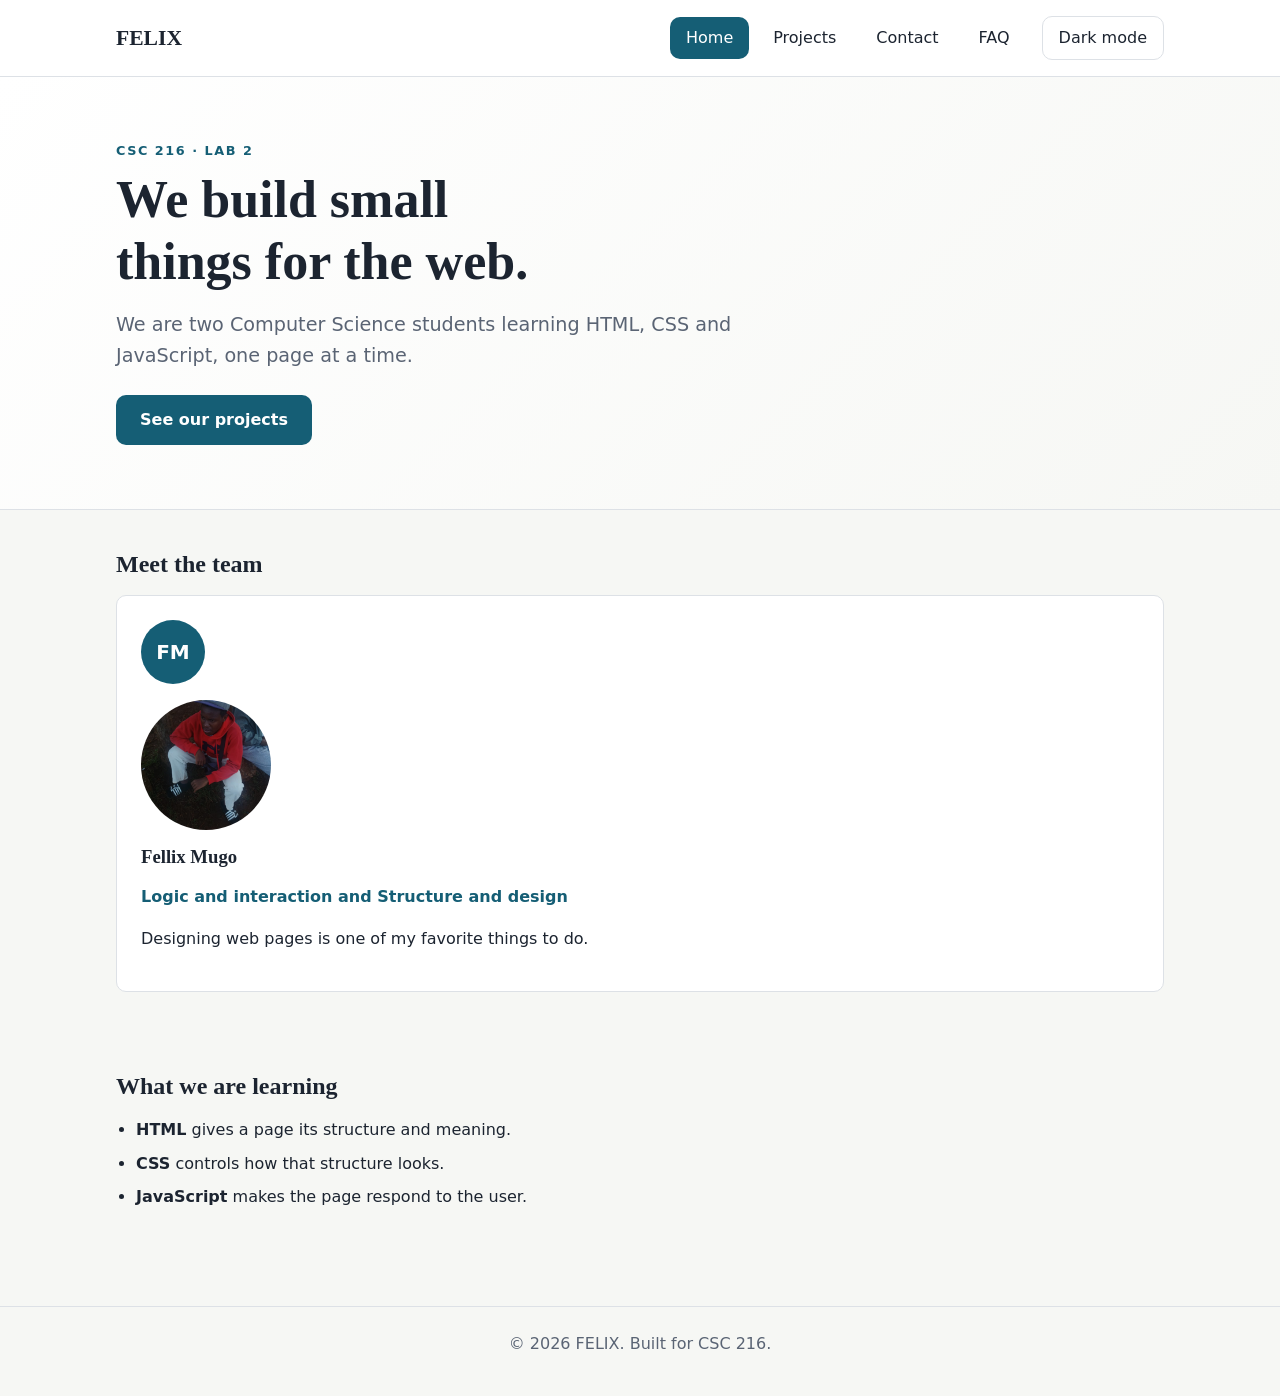
<file: index.html>
<!DOCTYPE html>
<html lang="en">
<head>
  <meta charset="UTF-8">
  <meta name="viewport" content="width=device-width, initial-scale=1.0">
  <meta name="description" content="FELIX: a CSC 216 web development pair.">
  <title>Home | FELIX</title>
  <link rel="stylesheet" href="css/styles.css">
  <script src="js/script.js" defer></script>
</head>
<body>
  <a class="skip-link" href="#main">Skip to main content</a>

  <header class="site-header">
    <div class="container header-inner">
      <a class="logo" href="index.html">FELIX</a>
      <button class="nav-toggle" type="button" aria-expanded="false" aria-controls="site-nav">Menu</button>
      <nav id="site-nav" class="site-nav" aria-label="Main">
        <ul>
          <li><a href="index.html" aria-current="page">Home</a></li>
          <li><a href="projects.html">Projects</a></li>
          <li><a href="contact.html">Contact</a></li>
          <li><a href="faq.html">FAQ</a></li>
        </ul>
      </nav>
      <button class="theme-toggle" type="button" aria-pressed="false">Dark mode</button>
    </div>
  </header>

  <main id="main">
    <section class="hero">
      <div class="container">
        <p class="eyebrow">CSC 216 · Lab 2</p>
        <h1>We build small things for the web.</h1>
        <p class="lead">We are two Computer Science students learning HTML, CSS and JavaScript, one page at a time.</p>
        <a class="button" href="projects.html">See our projects</a>
      </div>
    </section>

    <section class="container section" aria-labelledby="team-heading">
      <h2 id="team-heading">Meet the team</h2>
      <div class="team-grid">
        
        <article class="card">
          <div class="avatar" aria-hidden="true">FM</div>
          <img src="images/felixmugo.jpeg" alt="Fellix Mugo" class="avatar">
          <h3>Fellix Mugo</h3>
          <p class="role">Logic and interaction and Structure and design</p>
          <p>Designing web pages is one of my favorite things to do.</p>
        </article>
      </div>
    </section>

    <section class="container section" aria-labelledby="learning-heading">
      <h2 id="learning-heading">What we are learning</h2>
      <ul class="skill-list">
        <li><strong>HTML</strong> gives a page its structure and meaning.</li>
        <li><strong>CSS</strong> controls how that structure looks.</li>
        <li><strong>JavaScript</strong> makes the page respond to the user.</li>
      </ul>
    </section>
  </main>

  <footer class="site-footer">
    <div class="container">
      <p>© <span id="year">2026</span> FELIX. Built for CSC 216.</p>
    </div>
  </footer>
</body>
</html>
</file>
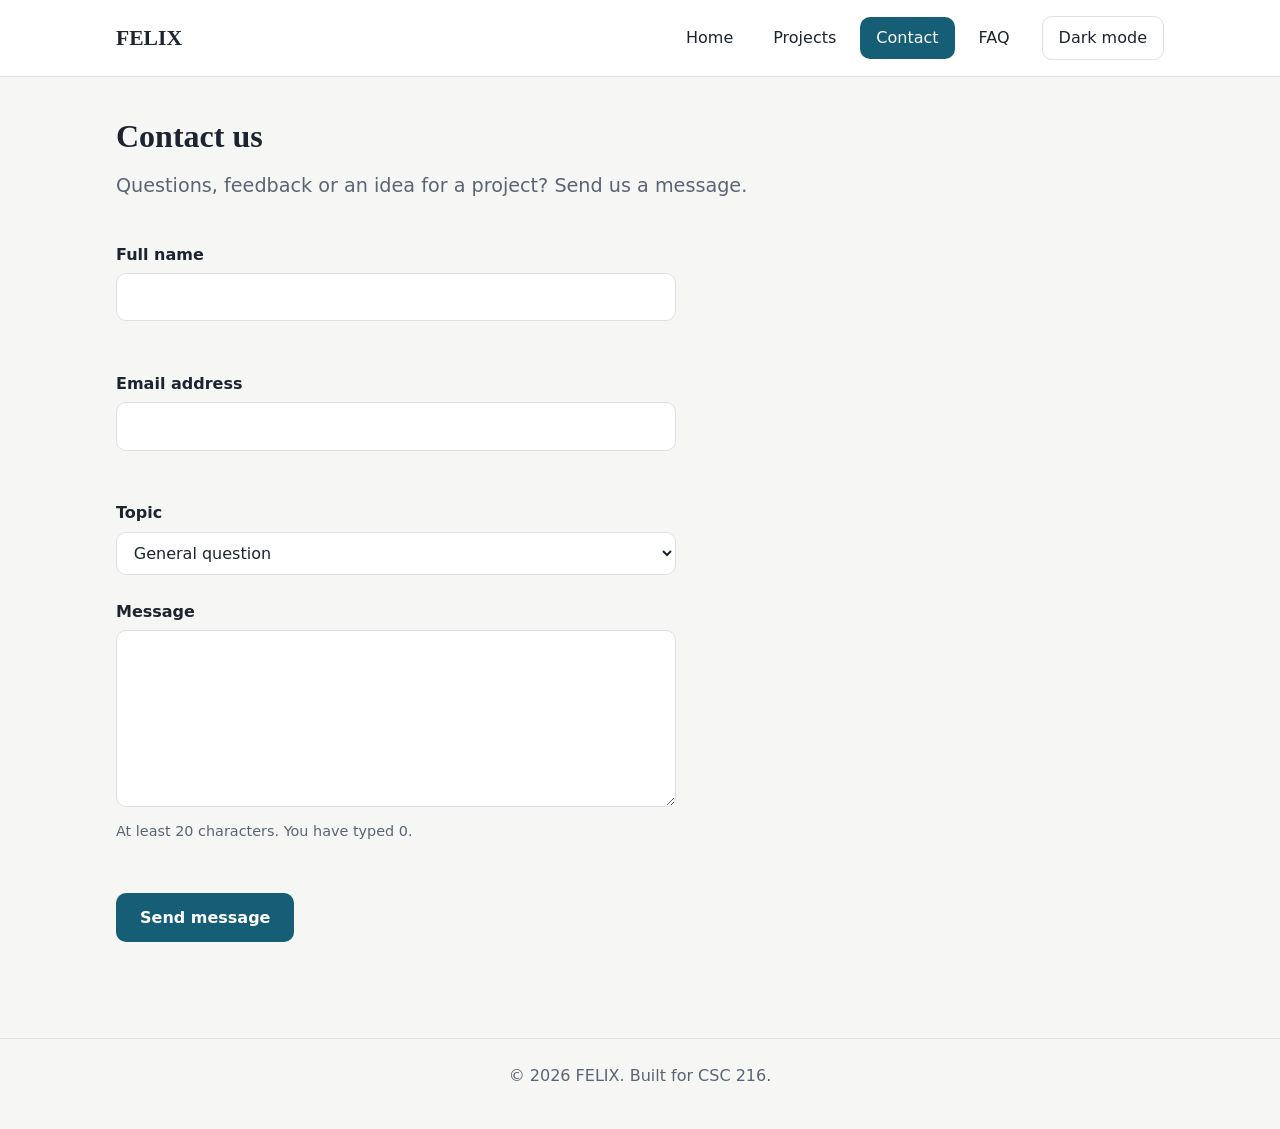
<file: contact.html>
<!DOCTYPE html>
<html lang="en">
<head>
  <meta charset="UTF-8">
  <meta name="viewport" content="width=device-width, initial-scale=1.0">
  <meta name="description" content="Send a message to FELIX.">
  <title>Contact | FELIX</title>
  <link rel="stylesheet" href="css/styles.css">
  <script src="js/script.js" defer></script>
</head>
<body>
  <a class="skip-link" href="#main">Skip to main content</a>

  <header class="site-header">
    <div class="container header-inner">
      <a class="logo" href="index.html">FELIX</a>
      <button class="nav-toggle" type="button" aria-expanded="false" aria-controls="site-nav">Menu</button>
      <nav id="site-nav" class="site-nav" aria-label="Main">
        <ul>
          <li><a href="index.html">Home</a></li>
          <li><a href="projects.html">Projects</a></li>
          <li><a href="contact.html" aria-current="page">Contact</a></li>
          <li><a href="faq.html">FAQ</a></li>
        </ul>
      </nav>
      <button class="theme-toggle" type="button" aria-pressed="false">Dark mode</button>
    </div>
  </header>

  <main id="main" class="container">
    <header class="page-header">
      <h1>Contact us</h1>
      <p class="lead">Questions, feedback or an idea for a project? Send us a message.</p>
    </header>

    <form id="contact-form" class="contact-form" novalidate>
      <div class="field">
        <label for="name">Full name</label>
        <input type="text" id="name" name="name" autocomplete="name" required aria-describedby="name-error">
        <p class="error" id="name-error"></p>
      </div>

      <div class="field">
        <label for="email">Email address</label>
        <input type="email" id="email" name="email" autocomplete="email" required aria-describedby="email-error">
        <p class="error" id="email-error"></p>
      </div>

      <div class="field">
        <label for="topic">Topic</label>
        <select id="topic" name="topic">
          <option value="general">General question</option>
          <option value="collaboration">Collaboration</option>
          <option value="feedback">Feedback on our site</option>
        </select>
      </div>

      <div class="field">
        <label for="message">Message</label>
        <textarea id="message" name="message" rows="6" required minlength="20" aria-describedby="message-hint message-error"></textarea>
        <p class="hint" id="message-hint">At least 20 characters. You have typed <span id="char-count">0</span>.</p>
        <p class="error" id="message-error"></p>
      </div>

      <button class="button" type="submit">Send message</button>
      <p id="form-status" class="form-status" role="status"></p>
    </form>
  </main>

  <footer class="site-footer">
    <div class="container">
      <p>© <span id="year">2026</span> FELIX. Built for CSC 216.</p>
    </div>
  </footer>
</body>
</html>
</file>
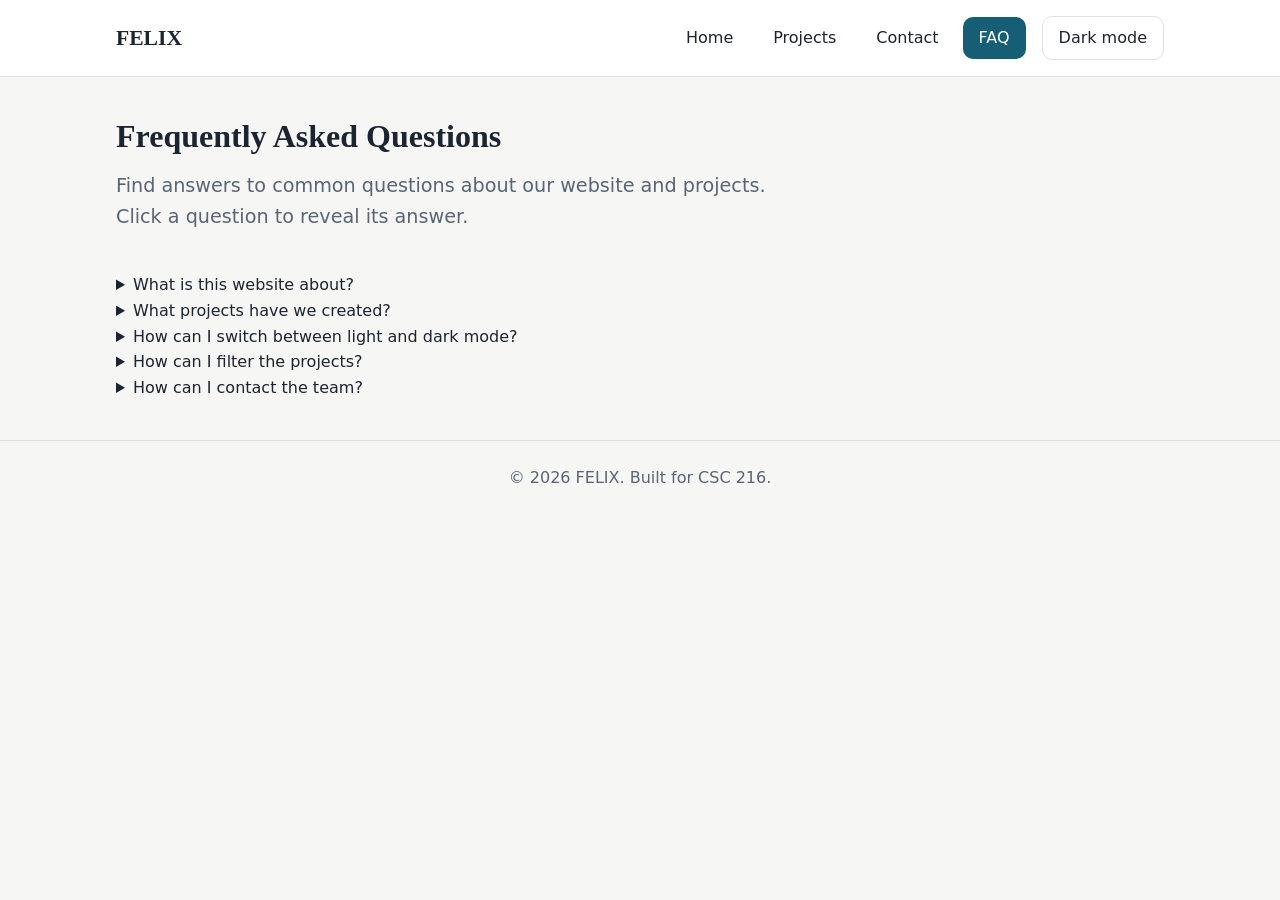
<file: faq.html>
<!DOCTYPE html>

<html lang="en">
<head>
<meta charset="UTF-8">
<meta name="viewport" content="width=device-width, initial-scale=1.0">
<meta name="description" content="Frequently asked questions about FELIX and web development projects.">
<title>FAQ | FELIX</title>
<link rel="stylesheet" href="css/styles.css">
<script src="js/script.js" defer></script>
</head>

<body>
<a class="skip-link" href="#main">Skip to main content</a>

<header class="site-header">
<div class="container header-inner">
<a class="logo" href="index.html">FELIX</a>

  <button class="nav-toggle" type="button"
    aria-expanded="false" aria-controls="site-nav">
    Menu
  </button>

  <nav id="site-nav" class="site-nav" aria-label="Main">
    <ul>
      <li><a href="index.html">Home</a></li>
      <li><a href="projects.html">Projects</a></li>
      <li><a href="contact.html">Contact</a></li>
      <li><a href="faq.html" aria-current="page">FAQ</a></li>
    </ul>
  </nav>

  <button class="theme-toggle" type="button" aria-pressed="false">
    Dark mode
  </button>
</div>


</header>

<main id="main" class="container">

<header class="page-header">
  <h1>Frequently Asked Questions</h1>
  <p class="lead">
    Find answers to common questions about our website and projects.
    Click a question to reveal its answer.
  </p>
</header>

<section class="faq-section">

  <details>
    <summary>What is this website about?</summary>
    <p>
      This website was created as part of CSC 216 Lab 2.
      It demonstrates HTML, CSS and JavaScript skills,
      including responsive design and interactive features.
    </p>
  </details>

  <details>
    <summary>What projects have we created?</summary>
    <p>
      Our projects include a personal landing page, responsive card grid,
      tip calculator, accessible contact form, dark mode toggle,
      Flexbox navigation bar, GitHub repository and portfolio website.
    </p>
  </details>

  <details>
    <summary>How can I switch between light and dark mode?</summary>
    <p>
      Click the Dark mode button in the navigation bar.
      Your theme preference is saved in local storage so it
      remains selected when you visit other pages.
    </p>
  </details>

  <details>
    <summary>How can I filter the projects?</summary>
    <p>
      Visit the Projects page and select a category such as HTML,
      CSS, JavaScript or Git. The website will display projects
      belonging to the selected category.
    </p>
  </details>

  <details>
    <summary>How can I contact the team?</summary>
    <p>
      Visit the Contact page and complete the contact form.
      Enter your name, a valid email address and a message
      containing at least 20 characters.
    </p>
  </details>

</section>


</main>

<footer class="site-footer">
<div class="container">
<p>© <span id="year">2026</span> FELIX. Built for CSC 216.</p>
</div>
</footer>

</body>
</html>
</file>
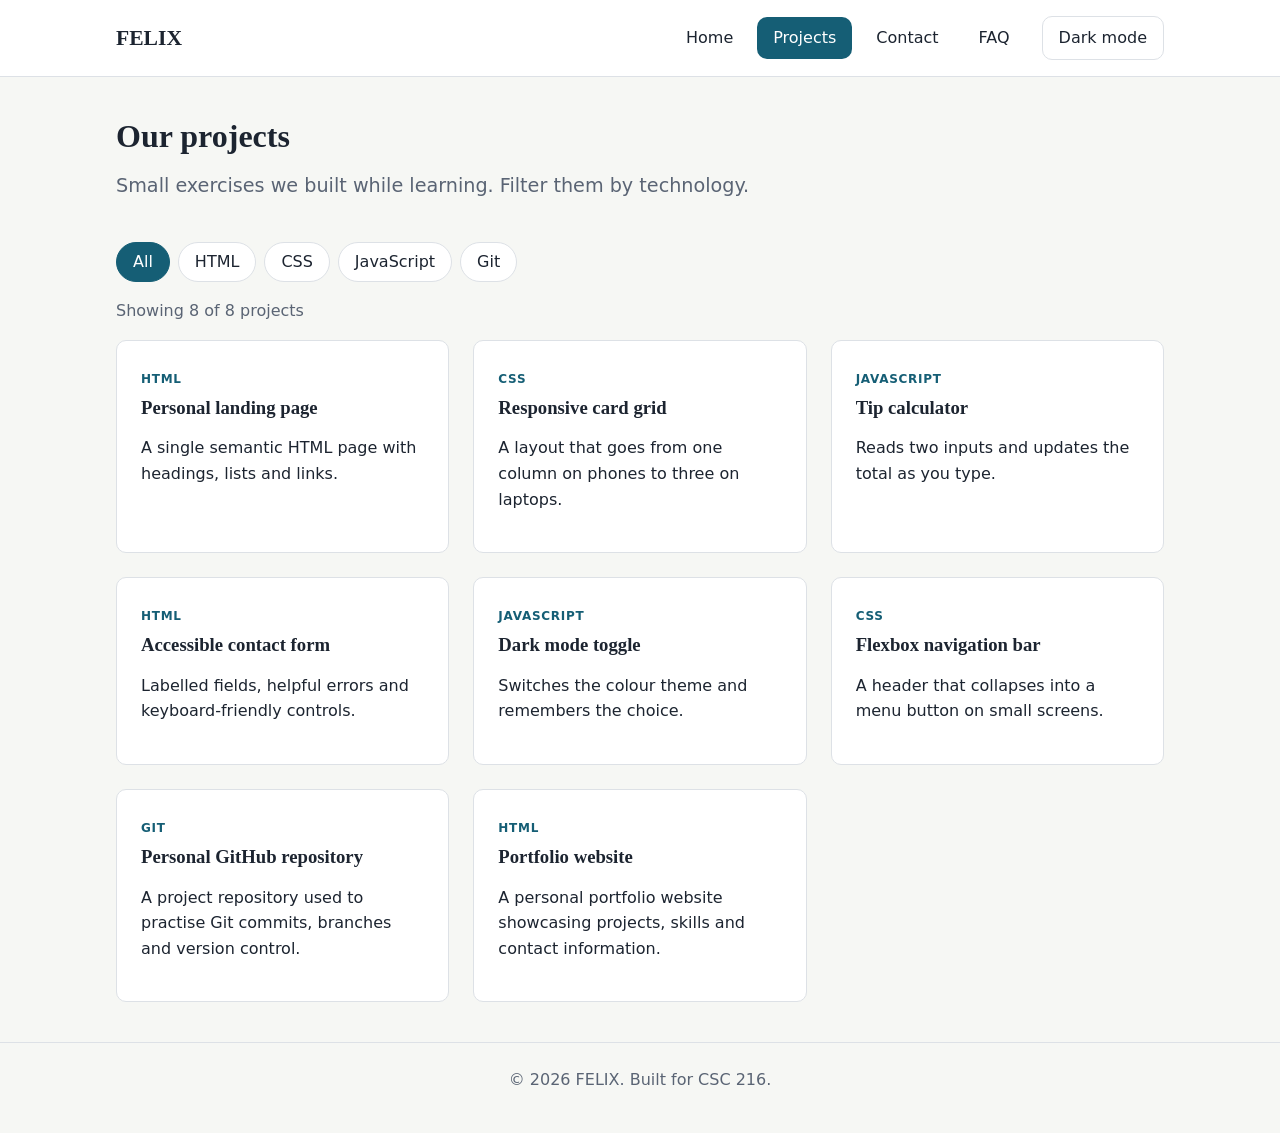
<file: projects.html>
<!DOCTYPE html>
<html lang="en">
<head>
  <meta charset="UTF-8">
  <meta name="viewport" content="width=device-width, initial-scale=1.0">
  <meta name="description" content="Projects built by FELIX while learning web development.">
  <title>Projects | FELIX</title>
  <link rel="stylesheet" href="css/styles.css">
  <script src="js/script.js" defer></script>
</head>
<body>
  <a class="skip-link" href="#main">Skip to main content</a>

  <header class="site-header">
    <div class="container header-inner">
      <a class="logo" href="index.html">FELIX</a>
      <button class="nav-toggle" type="button" aria-expanded="false" aria-controls="site-nav">Menu</button>
      <nav id="site-nav" class="site-nav" aria-label="Main">
        <ul>
          <li><a href="index.html">Home</a></li>
          <li><a href="projects.html" aria-current="page">Projects</a></li>
          <li><a href="contact.html">Contact</a></li>
          <li><a href="faq.html">FAQ</a></li>
        </ul>
      </nav>
      <button class="theme-toggle" type="button" aria-pressed="false">Dark mode</button>
    </div>
  </header>

  <main id="main" class="container">
    <header class="page-header">
      <h1>Our projects</h1>
      <p class="lead">Small exercises we built while learning. Filter them by technology.</p>
    </header>

    <div class="filters" role="group" aria-label="Filter projects by technology">
      <button class="filter-btn" type="button" data-filter="all" aria-pressed="true">All</button>
      <button class="filter-btn" type="button" data-filter="html" aria-pressed="false">HTML</button>
      <button class="filter-btn" type="button" data-filter="css" aria-pressed="false">CSS</button>
      <button class="filter-btn" type="button" data-filter="js" aria-pressed="false">JavaScript</button>
      <button class="filter-btn" type="button" data-filter="git" aria-pressed="false">Git</button>
    </div>

    <p id="project-count" class="project-count" aria-live="polite"></p>
    <div id="project-list" class="project-grid"></div>

    <noscript>
      <p>Turn on JavaScript to see the project list.</p>
    </noscript>
  </main>

  <footer class="site-footer">
    <div class="container">
      <p>© <span id="year">2026</span> FELIX. Built for CSC 216.</p>
    </div>
  </footer>
</body>
</html>
</file>
<file: css/styles.css>
/* =====================================================
   Team website stylesheet (CSC 216, Lab 2)
   One file styles every page on the site.
   ===================================================== */

/* ---------- 1. Design tokens ---------- */
:root {
  --color-bg: #f6f7f4;
  --color-surface: #ffffff;
  --color-text: #1c2430;
  --color-muted: #5a6474;
  --color-primary: #155E75;
  --color-primary-dark: #134E4A;
  --color-on-primary: #ffffff;
  --color-border: #dde1e6;
  --color-error: #b3261e;
  --color-success: #1e7b3a;

  --font-body: system-ui, -apple-system, "Segoe UI", Roboto, Arial, sans-serif;
  --font-heading: Georgia, "Times New Roman", serif;

  --space-1: 0.5rem;
  --space-2: 1rem;
  --space-3: 1.5rem;
  --space-4: 2.5rem;
  --space-5: 4rem;

  --radius: 10px;
  --max-width: 1080px;
}

body.dark {
  --color-bg: #11161d;
  --color-surface: #1a212b;
  --color-text: #e7ebf0;
  --color-muted: #a2abb9;
  --color-primary: #7DD3FC;
  --color-primary-dark: #A7F3D0;
  --color-on-primary: #102A35;
  --color-border: #2b3340;
  --color-error: #ff8a80;
  --color-success: #7ddc97;
  color-scheme: dark;
}


/* ---------- 2. Base and reset ---------- */
*,
*::before,
*::after {
  box-sizing: border-box;
}

body {
  margin: 0;
  font-family: var(--font-body);
  font-size: 1rem;
  line-height: 1.6;
  color: var(--color-text);
  background-color: var(--color-bg);
  transition: background-color 0.3s ease, color 0.3s ease;
}

h1,
h2,
h3 {
  font-family: var(--font-heading);
  line-height: 1.2;
  margin: 0 0 var(--space-2);
}

p {
  margin: 0 0 var(--space-2);
}

a {
  color: var(--color-primary);
}

a:hover {
  color: var(--color-primary-dark);
}

img {
  max-width: 100%;
  display: block;
}

:focus-visible {
  outline: 3px solid var(--color-primary);
  outline-offset: 3px;
}

/* ---------- 3. Layout helpers ---------- */
.container {
  width: 100%;
  max-width: var(--max-width);
  margin-inline: auto;
  padding-inline: var(--space-2);
}

.section {
  padding-block: var(--space-4);
}

.skip-link {
  position: absolute;
  top: -4rem;
  left: var(--space-2);
  z-index: 100;
  padding: var(--space-1) var(--space-2);
  border-radius: var(--radius);
  background-color: var(--color-primary);
  color: var(--color-on-primary);
}

.skip-link:focus {
  top: var(--space-2);
}

/* ---------- 4. Header and navigation ---------- */
.site-header {
  position: sticky;
  top: 0;
  z-index: 10;
  background-color: var(--color-surface);
  border-bottom: 1px solid var(--color-border);
}

.header-inner {
  display: flex;
  flex-wrap: wrap;
  align-items: center;
  gap: var(--space-2);
  padding-block: var(--space-2);
}

.logo {
  margin-right: auto;
  font-family: var(--font-heading);
  font-size: 1.35rem;
  font-weight: 700;
  color: var(--color-text);
  text-decoration: none;
}

.site-nav ul {
  display: flex;
  gap: var(--space-1);
  margin: 0;
  padding: 0;
  list-style: none;
}

.site-nav a {
  display: block;
  padding: var(--space-1) var(--space-2);
  border-radius: var(--radius);
  color: var(--color-text);
  font-weight: 500;
  text-decoration: none;
}

.site-nav a:hover {
  background-color: var(--color-bg);
}

.site-nav a[aria-current="page"] {
  background-color: var(--color-primary);
  color: var(--color-on-primary);
}

.nav-toggle,
.theme-toggle {
  padding: var(--space-1) var(--space-2);
  border: 1px solid var(--color-border);
  border-radius: var(--radius);
  background-color: transparent;
  color: var(--color-text);
  font: inherit;
  cursor: pointer;
}

.theme-toggle[aria-pressed="true"] {
  border-color: var(--color-primary);
  color: var(--color-primary);
}

.nav-toggle {
  display: none;
}



/* ---------- 5. Buttons and hero ---------- */
.button {
  display: inline-block;
  padding: 0.75rem 1.5rem;
  border: none;
  border-radius: var(--radius);
  background-color: var(--color-primary);
  color: var(--color-on-primary);
  font: inherit;
  font-weight: 600;
  text-decoration: none;
  cursor: pointer;
  transition: background-color 0.2s ease, transform 0.2s ease;
}

.button:hover {
  background-color: var(--color-primary-dark);
  color: var(--color-on-primary);
  transform: translateY(-2px);
}

.hero {
  padding-block: var(--space-5);
  background: linear-gradient(135deg, var(--color-surface), var(--color-bg));
  border-bottom: 1px solid var(--color-border);
}

.hero h1 {
  max-width: 18ch;
  font-size: clamp(2rem, 5vw, 3.25rem);
}

.eyebrow {
  margin-bottom: var(--space-1);
  color: var(--color-primary);
  font-size: 0.8rem;
  font-weight: 700;
  letter-spacing: 0.12em;
  text-transform: uppercase;
}

.lead {
  max-width: 55ch;
  margin-bottom: var(--space-3);
  color: var(--color-muted);
  font-size: 1.2rem;
}

.page-header {
  padding-block: var(--space-4) var(--space-2);
}


/* ---------- 6. Cards and grids ---------- */
.team-grid,
.project-grid {
  display: grid;
  grid-template-columns: repeat(auto-fit, minmax(260px, 1fr));
  gap: var(--space-3);
}

.card {
  padding: var(--space-3);
  border: 1px solid var(--color-border);
  border-radius: var(--radius);
  background-color: var(--color-surface);
}

.avatar {
  display: grid;
  place-items: center;
  width: 64px;
  height: 64px;
  margin-bottom: var(--space-2);
  border-radius: 50%;
  background-color: var(--color-primary);
  color: var(--color-on-primary);
  font-size: 1.25rem;
  font-weight: 700;
}

.role {
  color: var(--color-primary);
  font-weight: 600;
}

.skill-list {
  padding-left: 1.25rem;
}

.skill-list li {
  margin-bottom: var(--space-1);
}


/* ---------- 7. Projects page ---------- */
.filters {
  display: flex;
  flex-wrap: wrap;
  gap: var(--space-1);
  margin-bottom: var(--space-2);
}

.filter-btn {
  padding: 0.4rem 1rem;
  border: 1px solid var(--color-border);
  border-radius: 999px;
  background-color: var(--color-surface);
  color: var(--color-text);
  font: inherit;
  cursor: pointer;
}

.filter-btn[aria-pressed="true"] {
  border-color: var(--color-primary);
  background-color: var(--color-primary);
  color: var(--color-on-primary);
}

.project-count {
  color: var(--color-muted);
}

.tag {
  display: inline-block;
  margin-bottom: var(--space-1);
  color: var(--color-primary);
  font-size: 0.75rem;
  font-weight: 700;
  letter-spacing: 0.06em;
  text-transform: uppercase;
}

/* ---------- 8. Contact form ---------- */
.contact-form {
  max-width: 560px;
  padding-bottom: var(--space-4);
}

.field {
  margin-bottom: var(--space-3);
}

label {
  display: block;
  margin-bottom: 0.35rem;
  font-weight: 600;
}

input,
select,
textarea {
  width: 100%;
  padding: 0.65rem 0.8rem;
  border: 1px solid var(--color-border);
  border-radius: var(--radius);
  background-color: var(--color-surface);
  color: var(--color-text);
  font: inherit;
}

input:focus,
select:focus,
textarea:focus {
  border-color: var(--color-primary);
}

input[aria-invalid="true"],
textarea[aria-invalid="true"] {
  border-color: var(--color-error);
}

.hint,
.error {
  margin: 0.35rem 0 0;
  font-size: 0.9rem;
}

.hint {
  color: var(--color-muted);
}

.error {
  min-height: 1.4em;
  color: var(--color-error);
}

.form-status {
  margin-top: var(--space-2);
  color: var(--color-success);
  font-weight: 600;
}




/* ---------- 9. Footer ---------- */
.site-footer {
  margin-top: var(--space-4);
  padding-block: var(--space-3);
  border-top: 1px solid var(--color-border);
  color: var(--color-muted);
  text-align: center;
}

/* ---------- 10. Small screens ---------- */
@media (max-width: 700px) {
  .nav-toggle {
    display: inline-block;
  }

  .site-nav {
    display: none;
    order: 3;
    width: 100%;
  }

  .site-nav.open {
    display: block;
  }

  .site-nav ul {
    flex-direction: column;
  }

  .section {
    padding-block: var(--space-3);
  }
}

/* ---------- 11. Respect reduced-motion preferences ---------- */
@media (prefers-reduced-motion: reduce) {
  *,
  *::before,
  *::after {
    transition: none !important;
  }
}
/* ---------- 9. Footer ---------- */
.site-footer {
  margin-top: var(--space-4);
  padding-block: var(--space-3);
  border-top: 1px solid var(--color-border);
  color: var(--color-muted);
  text-align: center;
}

/* ---------- 10. Small screens ---------- */
@media (max-width: 700px) {
  .nav-toggle {
    display: inline-block;
  }

  .site-nav {
    display: none;
    order: 3;
    width: 100%;
  }

  .site-nav.open {
    display: block;
  }

  .site-nav ul {
    flex-direction: column;
  }

  .section {
    padding-block: var(--space-3);
  }
}

/* ---------- 11. Respect reduced-motion preferences ---------- */
@media (prefers-reduced-motion: reduce) {
  *,
  *::before,
  *::after {
    transition: none !important;
  }
}

.card img.avatar {
  width: 130px;
  height: 130px;
  border-radius: 50%;
  object-fit: cover;
}
</file>
